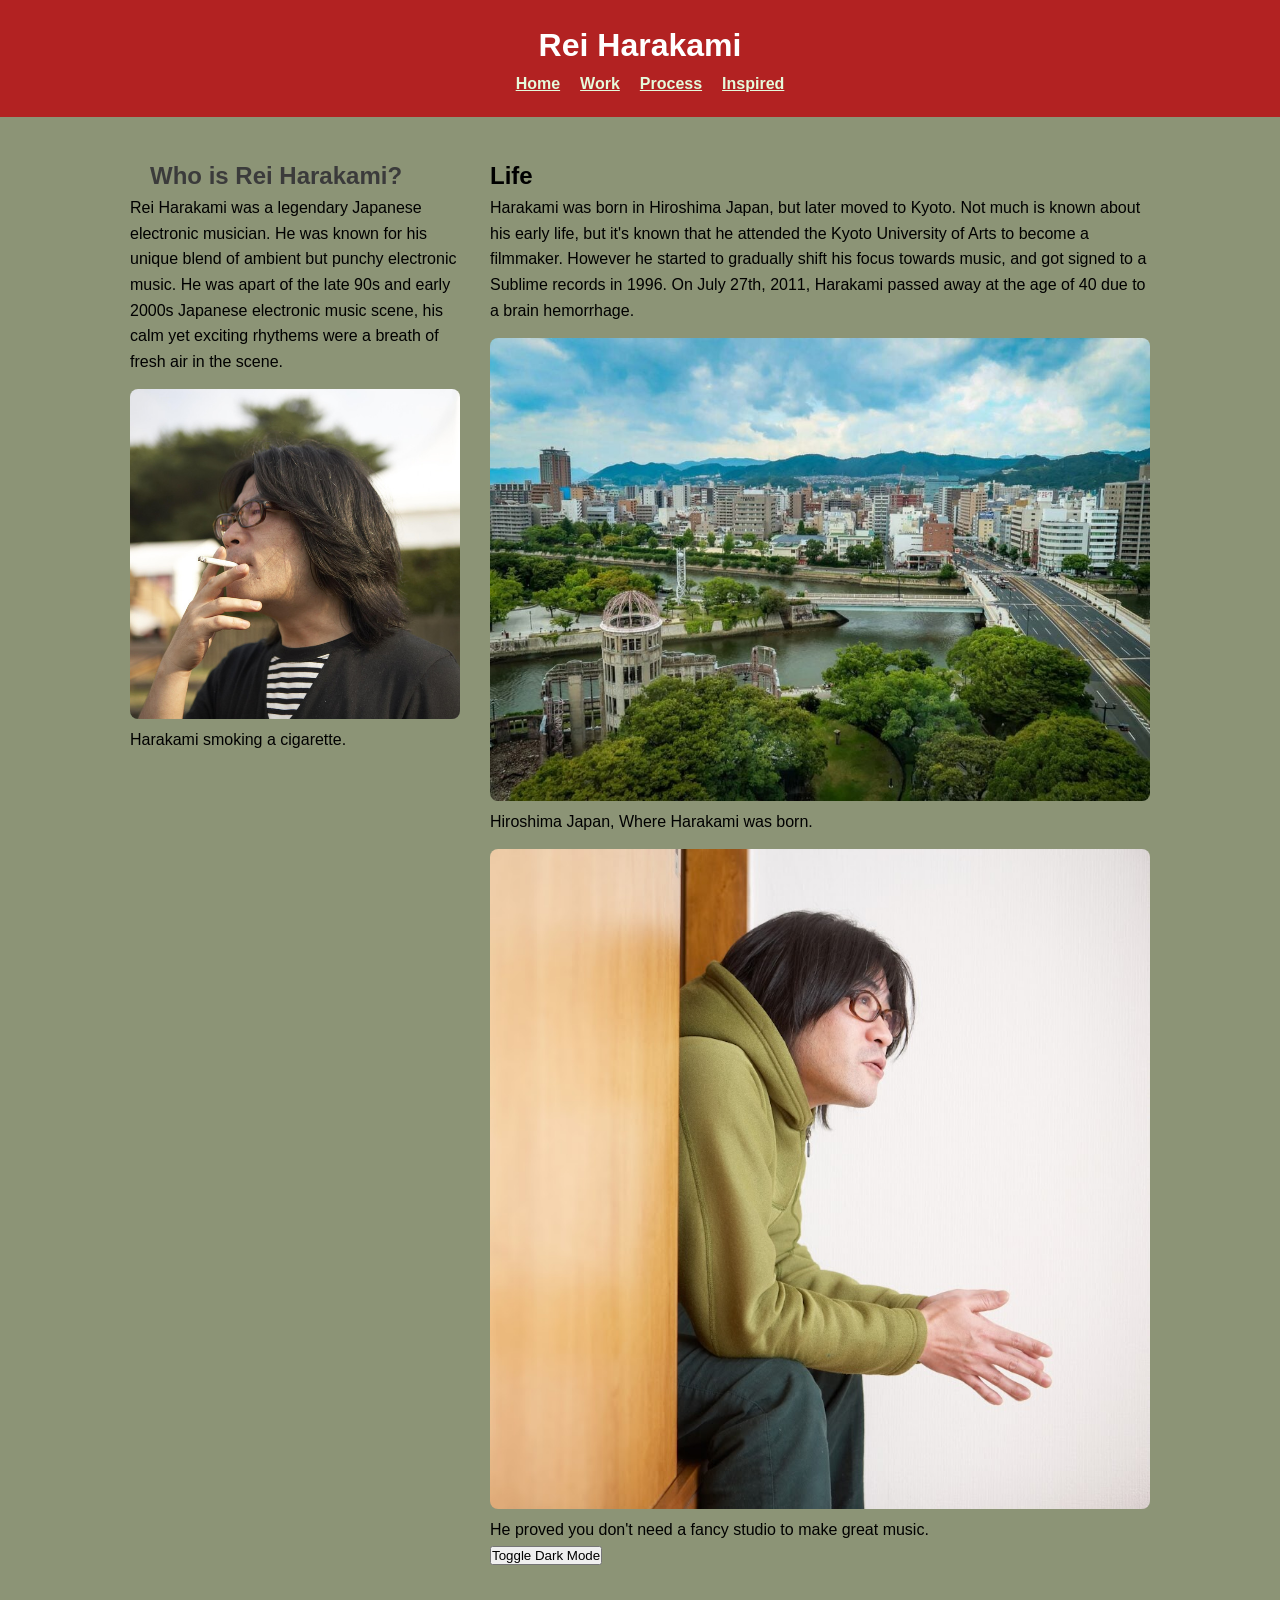
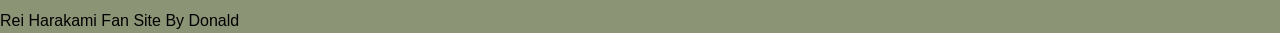
<file: index.html>
<!DOCTYPE html>
<html lang="en">
<head>
    <meta charset="UTF-8">
    <meta name="viewport" content="width=device-width, initial-scale=1.0">
    <title>Rei Harakami</title>
    <link rel="stylesheet" href="style.css">
</head>
<body>

    <header id="main-header">
        <h1>Rei Harakami</h1>
        <nav>
<nav class="navbar">
    <ul>
    <li><a href="index.html">Home</a></li>
     <li><a href="work.html">Work</a></li>
     <li><a href="process.html">Process</a></li>
      <li><a href="inspired.html">Inspired</a></li>
    </ul>
</nav>
        </nav>
    </header>

    <main class="grid-container">
        <section class="bio-section">
         <h2 class="relative-push">Who is Rei Harakami?</h2>
          <p>Rei Harakami was a legendary Japanese electronic musician.
             He was known for his unique blend of ambient but punchy electronic music.
             He was apart of the late 90s and early 2000s Japanese electronic music scene,
             his calm yet exciting rhythems were a breath of fresh air in the scene.

            </p>
            <img src="rh1.jpg" alt="Rei Harakami">
            <p>Harakami smoking a cigarette.</p>
        </section>

        <section class="info-section">
      <h2>Life</h2>
      <p>Harakami was born in Hiroshima Japan, but later moved to Kyoto. Not much is known
        about his early life, but it's known that he attended the Kyoto University of Arts
       to become a filmmaker. However he started to gradually shift his focus towards music,
         and got signed to a Sublime records in 1996. On July 27th, 2011, Harakami passed away at
        the age of 40 due to a brain hemorrhage.
     </p>
            
    <img src="rh3.jpg" alt="Hiroshima">
    <p>Hiroshima Japan, Where Harakami was born.</p>
            
       <img src="rh2.jpg" alt="Rei Harakami gear">
      <p>He proved you don't need a fancy studio to make great music.</p>


      <button id="dark-button" onclick="toggleDarkMode()">Toggle Dark Mode</button>
        </section>

    </main>

<footer>
    <p>Rei Harakami Fan Site By Donald</p>
</footer>

    <script src="script.js"></script>
</body>
</html>
</file>
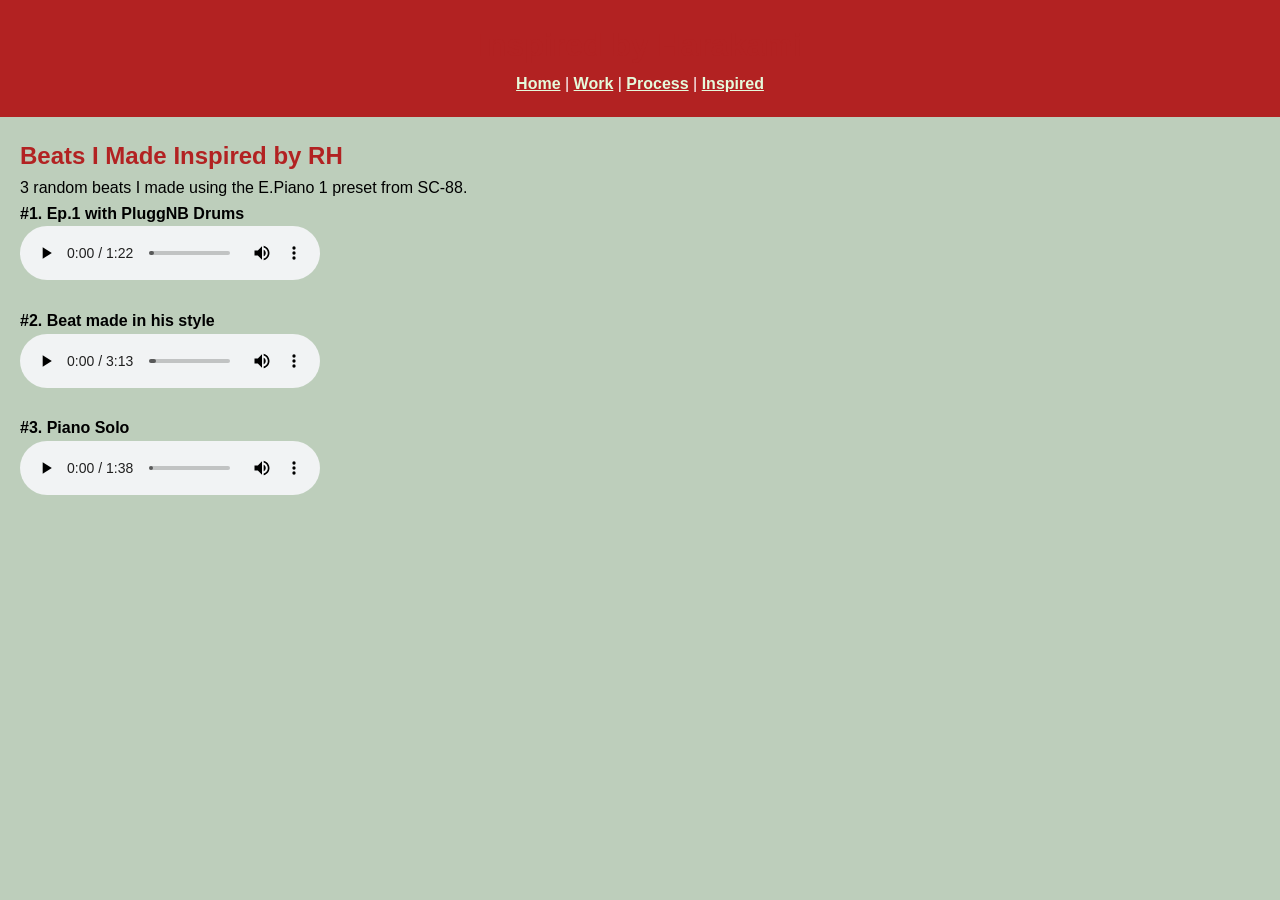
<file: inspired.html>
<!DOCTYPE html>
<html lang="en">
<head>
    <meta charset="utf-8">
    <title>Inspired</title>
    <link rel="stylesheet" href="style.css">
</head>
<body style="background-color: #bdcebb;">

 <header>
     <h1 style="color: #B22222;">Inspired by Harakami</h1>
        <nav>
         <a href="index.html">Home</a> | 
        <a href="work.html">Work</a> | 
         <a href="process.html">Process</a> | 
         <a href="inspired.html">Inspired</a>
    </nav>
    </header>

    <main style="padding: 20px;">
        <h2 style="color: #B22222;">Beats I Made Inspired by RH</h2>
        <p>3 random beats I made using the E.Piano 1 preset from SC-88.</p>

        <div style="margin-bottom: 20px;">
            <p><strong>#1. Ep.1 with PluggNB Drums</strong></p>
            <audio controls>
                <source src="yhapoJJep1.wav" type="audio/wav">
            </audio>
     </div>

        <div style="margin-bottom: 20px;">
            <p><strong>#2. Beat made in his style</strong></p>
         <audio controls>
        <source src="homage1.mp3" type="audio/mp3">
            </audio>
        </div>

        <div style="margin-bottom: 20px;">
         <p><strong>#3. Piano Solo</strong></p>
          <audio controls>
                <source src="112725ep1.wav" type="audio/wav">
      </audio>
    </div>

    </main>

<script src="script.js"></script>
</body>
</html>
</file>
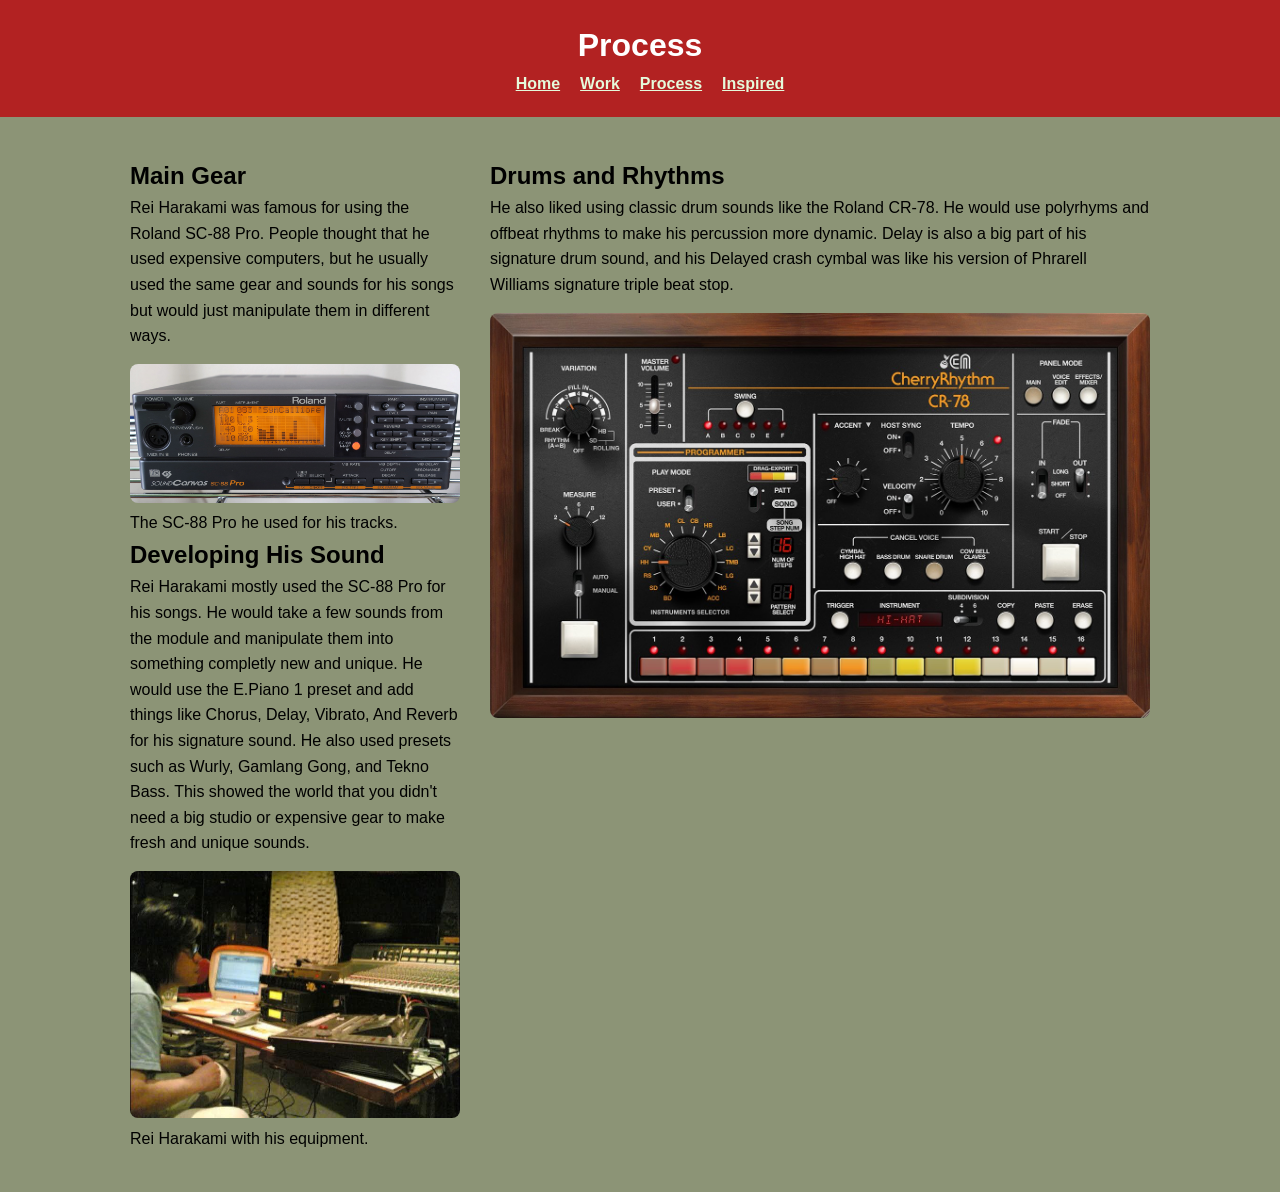
<file: process.html>
<!DOCTYPE html>
<html lang="en">
<head>
    <meta charset="UTF-8">
    <meta name="viewport" content="width=device-width, initial-scale=2.0">
    <title>Process</title>
    <link rel="stylesheet" href="style.css">
</head>
<body>

    <header id="main-header">
        <h1>Process</h1>
        <nav>
            <ul>
                <li><a href="index.html">Home</a></li>
                <li><a href="work.html">Work</a></li>
                <li><a href="process.html">Process</a></li>
                <li><a href="inspired.html">Inspired</a></li>
            </ul>
        </nav>
    </header>

    <main class="grid-container">
        <section class="bio-section">
            <h2>Main Gear</h2>
            <p>
                Rei Harakami was famous for using the Roland SC-88 Pro. 
                People thought that he used expensive computers, but he 
                usually used the same gear and sounds for his songs but would 
                just manipulate them in different ways. 

    
            </p>
            <img src="rh7.jpg" alt="Roland SC-88 Pro">
            <p>The SC-88 Pro he used for his tracks.</p>

            <h2>Developing His Sound</h2>
            <p>
                Rei Harakami mostly used the SC-88 Pro for his songs. He would
                take a few sounds from the module and manipulate them into something
                completly new and unique. He would use the E.Piano 1 preset and
                add things like Chorus, Delay, Vibrato, And Reverb for his signature
                sound. He also used presets such as Wurly, Gamlang Gong, and Tekno Bass.
                This showed the world that you didn't need a big studio or expensive
                gear to make fresh and unique sounds. 
            </p>
            <img src="rh9.jpg" alt="Harakami at home">
            <p>Rei Harakami with his equipment.</p>
        </section>

    <section class="info-section">
    <h2>Drums and Rhythms</h2>
     <p>
  He also liked using classic drum sounds like the Roland CR-78. He would
  use polyrhyms and offbeat rhythms to make his percussion more dynamic.
 Delay is also a big part of his signature drum sound, and his Delayed
    crash cymbal was like his version of Phrarell Williams signature triple beat stop.
    </p>
  <img src="rh8.jpg" alt="CR-78 Drum Machine">
</file>
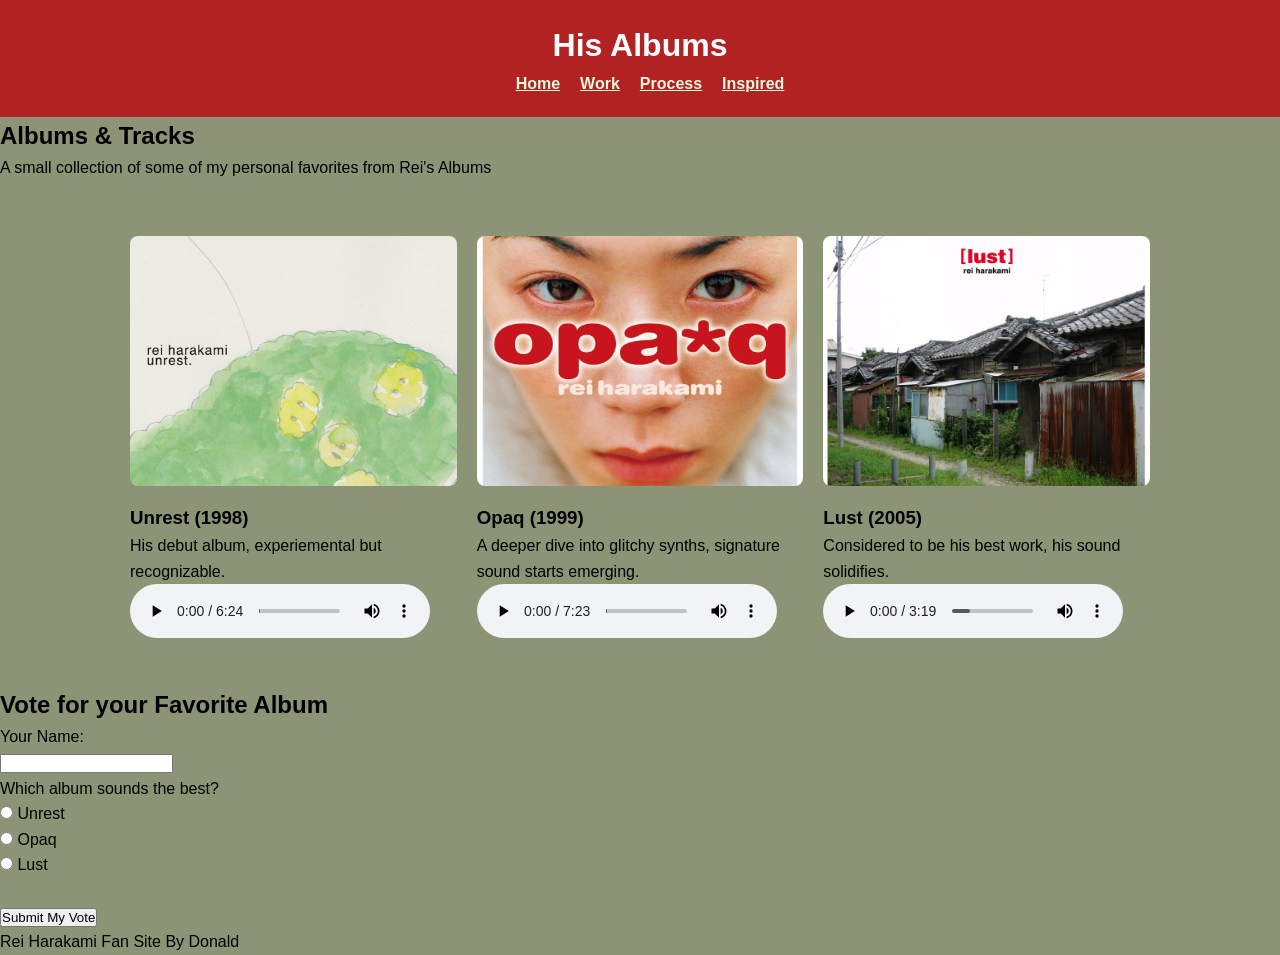
<file: work.html>
<!DOCTYPE html>
<html lang="en">
<head>
    <meta charset="utf-8">
    <title>Rei Harakami</title>
    <link rel="stylesheet" href="style.css">
</head>
<body>
    <header id="main-header">
        <h1>His Albums</h1>
        <nav class="navbar">
         <ul>
             <li><a href="index.html">Home</a></li>
             <li><a href="work.html">Work</a></li>
              <li><a href="process.html">Process</a></li>
              <li><a href="inspired.html">Inspired</a></li>
            </ul>
        </nav>
    </header>

    <main>
        <div class="work-intro">
      <h2>Albums & Tracks</h2>
     <p>A small collection of some of my personal favorites from Rei's Albums  </p>
        </div>

        <div class="album-grid">
            <section class="album-card">
             <img src="rh5.jpg" alt="Unrest Album Cover">
             <h3>Unrest (1998)</h3>
             <p>His debut album, experiemental but recognizable.</p>
            <audio controls>
             <source src="code.mp3" type="audio/mpeg">
            </audio>
            </section>

            <section class="album-card">
                <img src="rh4.jpg" alt="Opaq Album Cover">
                <h3>Opaq (1999)</h3>
                <p>A deeper dive into glitchy synths, signature sound starts emerging.</p>
                <audio controls>
                    <source src="glimglim.mp3" type="audio/mpeg">
                </audio>
            </section>

            <section class="album-card">
                <section class="album-card">
                <img src="rh6.jpg" alt="Lust Album Cover">
                <h3>Lust (2005)</h3>
                <p>Considered to be his best work, his sound solidifies.</p>
                <audio controls>
          <source src="owari no kisetsu.mp3" type="audio/mpeg">
                </audio>
            </section>
        </div>

        <section class="vote-section">
            <h2>Vote for your Favorite Album</h2>
            <form action="https://script.google.com/macros/s/AKfycbz6cewkwC6P68-qotOokhBb_v1Zxr3aozRItX-rFramd4p_7R3XzwHLj7o1mN-6Okez/exec" method="POST">
             <label for="user-name">Your Name:</label><br>
                <input type="text" id="user-name" name="name" required><br>

     <p>Which album sounds the best?</p>
      <input type="radio" id="choice1" name="message" value="Unrest">
       <label for="choice1">Unrest</label><br>
      <input type="radio" id="choice2" name="message" value="Opaq">
      <label for="choice2">Opaq</label><br>
       <input type="radio" id="choice3" name="message" value="Lust">
       <label for="choice3">Lust</label><br><br>
                <button type="submit">Submit My Vote</button>
            </form>
        </section>
    </main>

    <footer>
        <p>Rei Harakami Fan Site By Donald</p>
    </footer>

    <script src="script.js"></script>
</body>
</html>
</file>
<file: style.css>
* { box-sizing: border-box; margin: 0; padding: 0; }

body { 
    font-family: 'Segoe UI', Tahoma, Geneva, Verdana, sans-serif; 
    line-height: 1.6; 
    background-color: #8c9476;
    transition: 0.5s ease;
}
header {
 position: sticky;
 top: 0;
  background: #b22222;
  color: white;
 padding: 20px;
  display: flex;
 justify-content: space-between;
  align-items: center;
  z-index: 1000;
}

nav ul { list-style: none; display: flex; }
nav ul li { margin-left: 20px; }
nav a { color: rgb(229, 250, 219);
   font-weight: bold; }

.grid-container {
    display: grid;
    grid-template-columns: 1fr 2fr;
    gap: 30px;
    padding: 40px;
    max-width: 1100px;
    margin: auto;
}
.relative-push {
    position: relative;
    left: 20px;
    color: #3b3b3b;
}

img { 
 width: 100%; 
 height: auto; 
  border-radius: 8px; 
 margin-top: 15px; 
}

@media (max-width: 700px) 
    .grid-container {
    grid-template-columns: 1fr;
    }
    header {
    flex-direction: column;
    }
     nav ul {

}

.dark-mode {
    background-color: #202020 !important;
    color: #fffafa !important;
}

.album-grid {
    display: grid;
    grid-template-columns: 1fr 1fr 1fr; 
    gap: 20px;
    padding: 40px;
    max-width: 1100px;
    margin: auto;
}

.album-card img {
    width: 100%;
    height: 250px; 
    object-fit: cover; 
    border-radius: 8px;
}
.album-card h3 {
    margin-top: 10px;
}

@media (max-width: 800px) {
    .album-grid {
        grid-template-columns: 1fr;
    }
}
</file>
